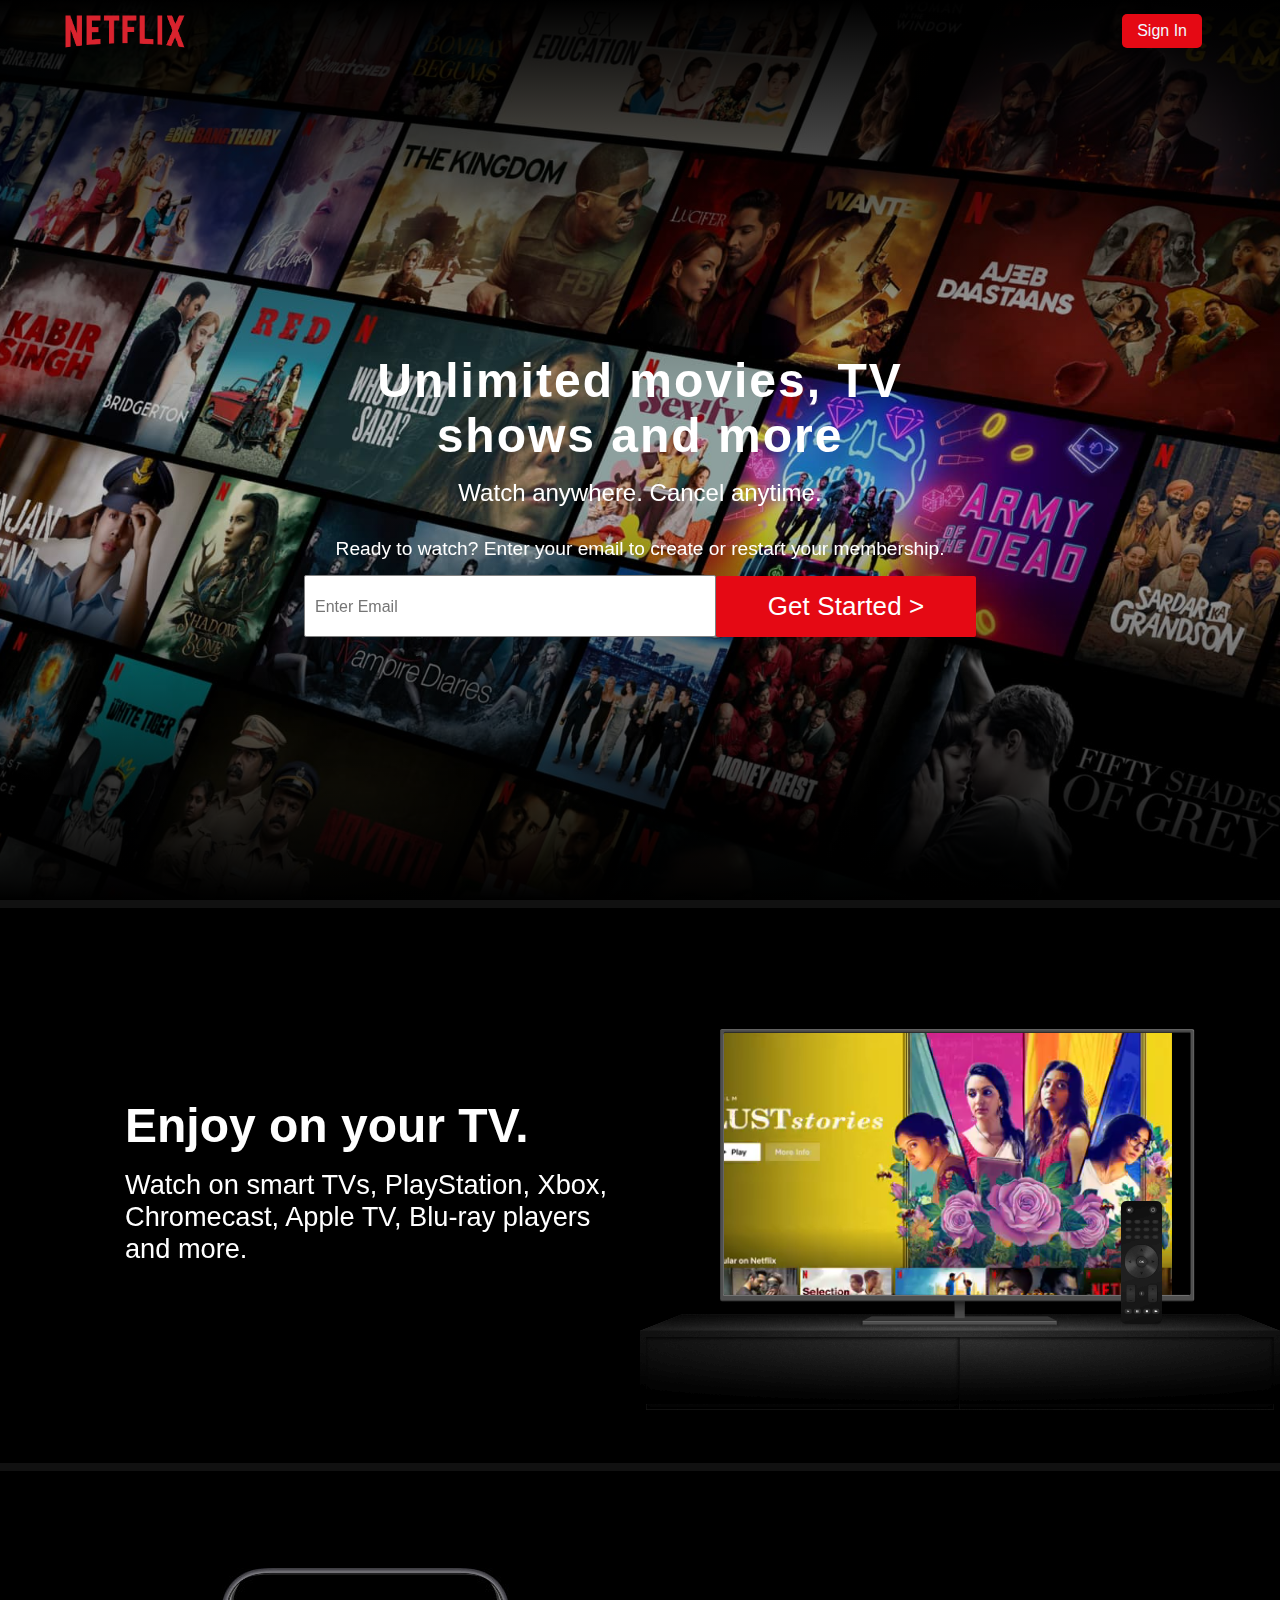
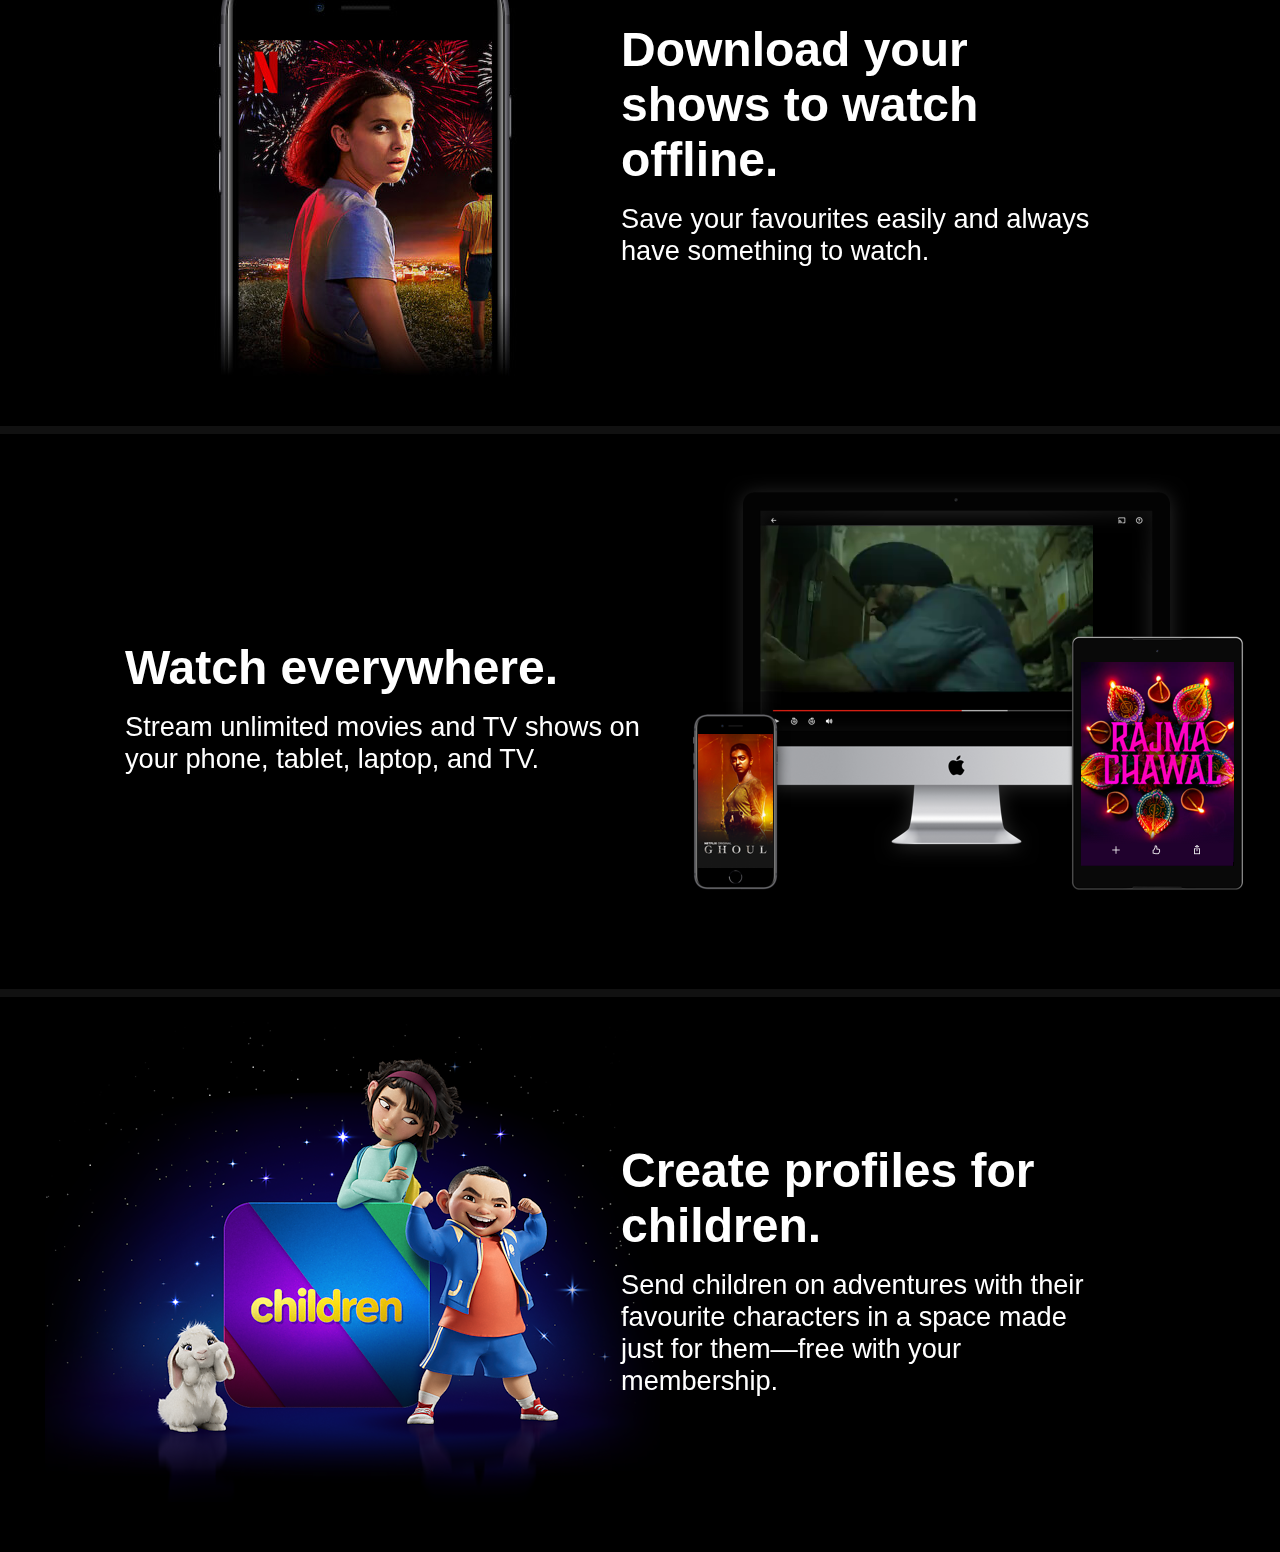
<file: index.html>
<!DOCTYPE html>
<html lang="en">
<head>
    <meta charset="UTF-8">
    <meta http-equiv="X-UA-Compatible" content="IE=edge">
    <meta name="viewport" content="width=device-width, initial-scale=1.0">
    <link rel="icon" href="assets/Nicon.ico">
    <link rel="stylesheet" href="style.css">
    <title>Netflix India – Watch TV Shows Online, Watch Movies Online</title>

</head>
<body>
    <section class = "container">
        <div class = "head">
            <img src="assets/Netflix Logo.png" alt="Logo">
            <a href="https://www.netflix.com/in/login">Sign In </a>            
        </div>
    </section>
    <section class="banner">
     <img src="assets/banner.jpg" alt="banner" class="fit">
        <div class="box">
            <div class="heading">
                <h2>Unlimited movies, TV shows and more </h2>
                <h5>Watch anywhere. Cancel anytime.</h5>
                <p>Ready to watch? Enter your email to create or restart your membership.</p>
            </div>
            <div class="Email">
                <input type="text" placeholder="Enter Email">
                <a href="moviezone.html">Get Started > </a>
            
            </div>
        </div>
    </section>

    <selction class="style-cards">
        <div class="card-1">
            <div class="desc-1">
                <h1>Enjoy on your TV.</h1>
                <p>Watch on smart TVs, PlayStation, Xbox, Chromecast, Apple TV, Blu-ray players and more.</p>
            </div>
            <img src="assets/part1.png" alt="part1.png">
            <video class="video-1" autoplay="" playsinline="" muted="" loop="">
                <source src="assets/part1.m4v" type="video/mp4">
            </video>
        </div>

        <div class="card-2">
            <img src="assets/image2-mobile.jpg" alt="image2-mobile">
           
            <div class="desc-2">
                <h1>Download your shows to watch offline.</h1>
                <p>Save your favourites easily and always have something to watch.</p>
            </div>
        </div>

        <div class="card-3">
            <div class="desc-3">
                <h1>Watch everywhere.</h1>
                <p>Stream unlimited movies and TV shows on your phone, tablet, laptop, and TV.</p>
            </div>
            <img src="assets/image2-tv.png" alt="image2-tv">
            <video class="video-1" autoplay="" playsinline="" muted="" loop="">
                <source src="assets/part3video.m4v" type="video/mp4">
            </video>
        </div>

        <div class="card-4">
            <img src="assets/image3-.png" alt="image3-.png">
           
            <div class="desc-4">
                <h1>Create profiles for children.</h1>
                <p>Send children on adventures with their favourite characters in a space made just for them—free with your membership.</p>
            </div>
        </div>
    </section>

    
    


</body>
</html>
</file>
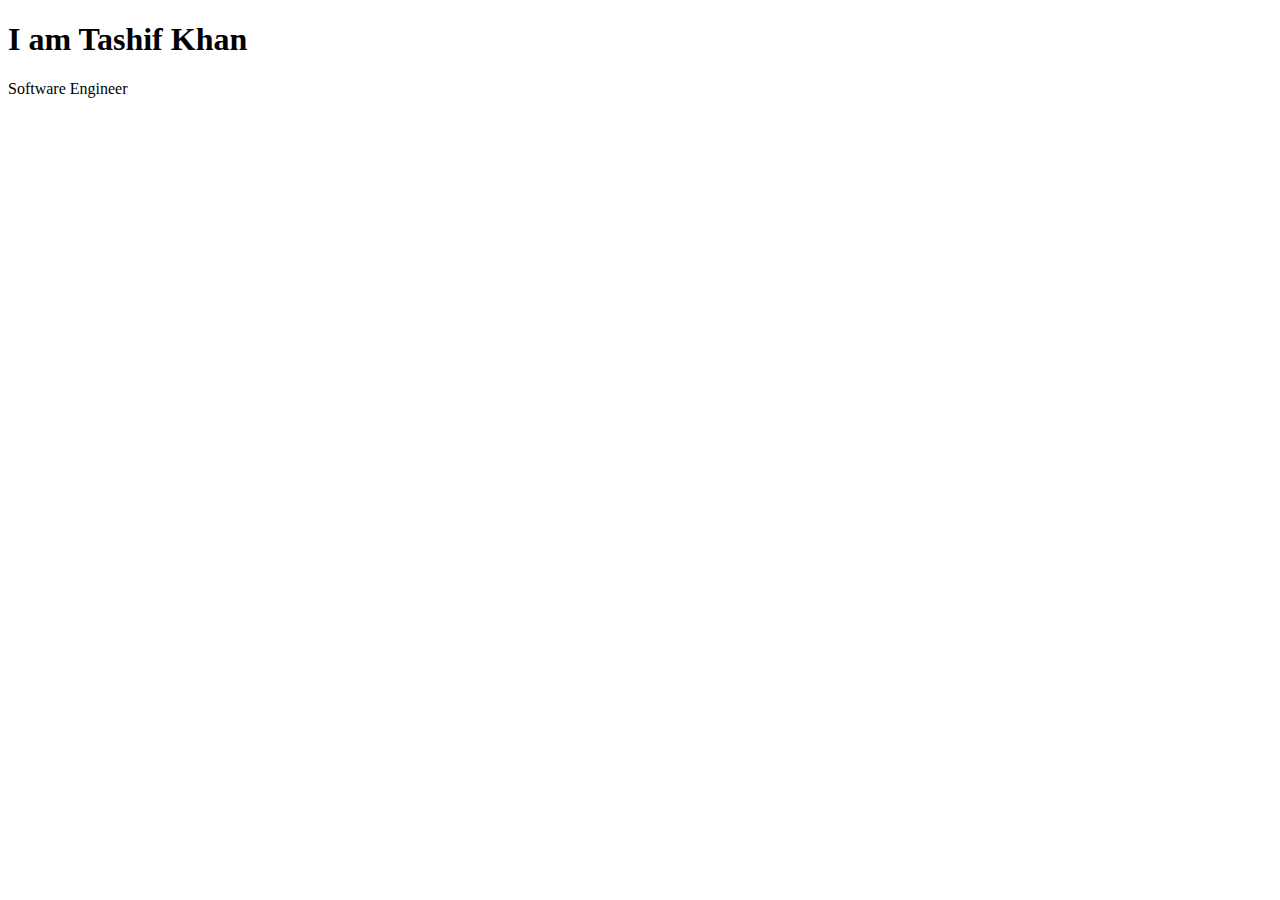
<file: test1.html>
<!DOCTYPE html>
<html lang="en">
<head>
    <meta charset="UTF-8">
    <meta http-equiv="X-UA-Compatible" content="IE=edge">
    <meta name="viewport" content="width=device-width, initial-scale=1.0">
    <title>Test1</title>
</head>
<body>
    <h1>I am Tashif Khan </h1>
    <p>Software Engineer</p>

</body>
</html>
</file>
<file: style.css>
*{
    margin: 0;
    padding: 0;
    /* background-color: black; */
}

body{
    font-family: Arial, Helvetica, sans-serif;
    background-color: black;
}

.container .head {
    position: absolute;
    top: 10;
    left: 10;
    display: flex;
    justify-content: space-between;
    align-items: center;
    width: 90%;
    padding: 0px 50px;
    z-index: 1000000;
    
}

.container .head img{
    width: 13%;
}

.container .head a{
    color: aliceblue;
    text-decoration: none;
    background-color: #E50914;
    padding: 8px 15px;
    border-radius: 5px;
}

.banner{
    width: 100%;
    height: 100vh;
    position: relative;
    display: flex;
    justify-content: center;
    align-items: center;
}

.banner:before{
    content: '';
    position: absolute;
    top: 0;
    left: 0;
    width: 100%;
    height: 400px;
    z-index: 1;
    background: linear-gradient(to bottom,#000,transparent);
}

.banner:after{
    content: '';
    position: absolute;
    bottom: 0;
    left: 0;
    width: 100%;
    height: 400px;
    z-index: 1;
    background: linear-gradient(to top,#000,transparent);
}

.banner .fit{
    width: 100%;
    height: 100%;
    position: absolute;
    top: 0;
    left: 0;
    object-fit: cover;
}

.banner .box{
    position: absolute;
    top: 55%;
    left: 50%;
    transform: translate(-50%, -50%);
    z-index: 1000;
}

.banner .box .heading{
    display: flex;
    flex-direction: column;
    justify-content: center;
    align-items: center;
    text-align: center;
}

.banner .box .heading h2{
    font-size: 3em;
    color: #fff;
    letter-spacing: 2px;
    width: 80%; 
}

.banner .box .heading h5{
    font-size: 1.5em;
    color: #fff;
    font-weight: 300;
    padding: 1rem 0;
}

.banner .box .heading p{
    font-size: 1.2em;
    color: #fff;
    font-weight: 300;
    padding: 15px 0;
    /* padding-bottom: 20px; */
}

.banner .box .Email{
    display: flex;
    flex-direction: row;
    justify-content: center;
    align-items: center;
}

.banner .box .Email input{
    font-size: 16px;
    color: #000;
    height: 50px;
    min-width: 400px;
    outline: none;
    border-radius: 2px;
    border: 1px solid grey;
    align-items: center;
    padding: 10px 10px 0 0;
}

.banner .box .Email input::placeholder{
    position: absolute;
    top: 22px;
    left: 10px;
}

.banner .box .Email a{
    text-decoration: none;
    color: #fff;
    font-weight: 400;
    background: #E50914;
    line-height: 61px;
    border-radius: 2px;
    min-width: 200px;
    font-size: 1.625rem;
    padding: 0 30px;
    letter-spacing: 0.1px;
    text-align: center;
}

.card-1,
.card-2,
.card-3,
.card-4{
    border-top: 8px solid #111;
    padding: 50px;
    color: #fff;
}

.card-1{
    position: relative;
    display: inline-grid;
    grid-template-columns: 50% 40%;
    text-align: left;
    align-items: center;
    padding: 25px 45px 50px;
}

.desc-1{
    padding-left: 80px;
}

.style-cards h1{
    font-size: 3rem;
    padding: 1rem;
    padding-left: 0;

}

.style-cards p{
    font-size: 1.7rem;
    line-height: 2rem;
}

.card-1 video{
    position: relative;
    height: 59%;
    width: 110%;
    grid-column: 2/2;
    grid-row: 1/2;
    z-index: -1;
    margin-left: 4%;
}

.card-1 img{
    grid-column: 2/2;
    grid-row: 1/2;
}

.card-2, .card-4{
    position: relative;
    display: inline-grid;
    grid-template-columns: 40% 50%;
    text-align: left;
    align-items: center;
    padding: 25px 45px 50px;
}

.desc-2, .desc-4{
    padding-left: 100px;
    /* padding-right: 20px; */
}

.card-3{
    position: relative;
    display: inline-grid;
    grid-template-columns: 50% 40%;
    text-align: left;
    align-items: center;
    padding: 25px 45px 50px;
}

.desc-3{
    padding-left: 80px;
}

.card-3 video{
    position: relative;
    top: -90px;
    left: 120px;
    height: 80%;
    width: 70%;
    grid-column: 2/2;
    grid-row: 1/2;
    z-index: -1;
    /* margin-left: 15%; */
}

.card-3 img{
    grid-column: 2/2;
    grid-row: 1/2;
}
</file>
